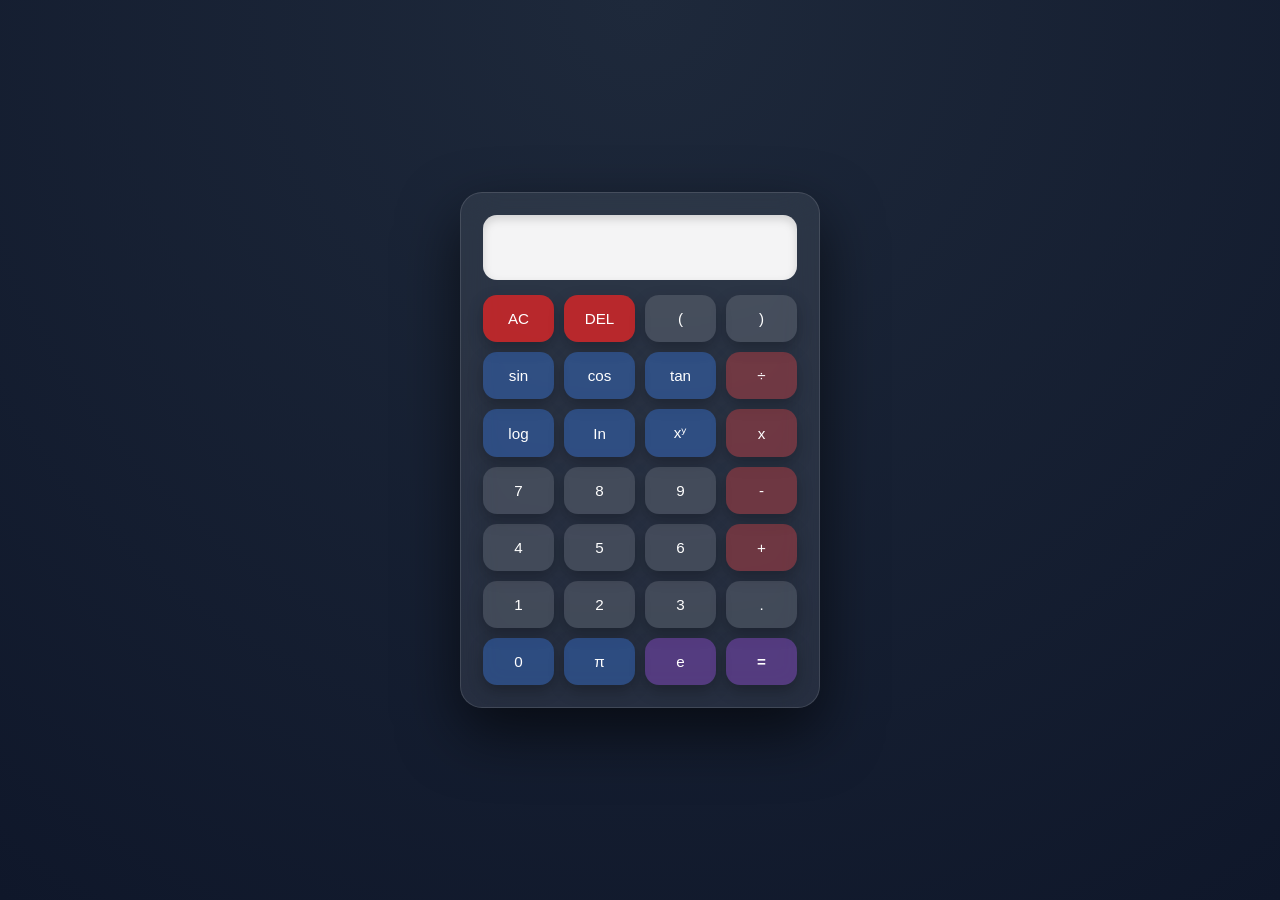
<file: Project/Calculator/index.html>
<!DOCTYPE html>
<html lang="en">

<head>
    <meta charset="UTF-8">
    <meta name="viewport" content="width=device-width, initial-scale=1.0">
    <title>Scientific Calculator</title>
    <link rel="stylesheet" href="style.css" />

</head>

<body>
    <div class="Calculator">
        <input type="text" id="display" readonly />

        <div class="Buttons">
            <button onclick="clearDisplay()">AC</button>
            <button onclick="deleteLast()">DEL</button>
            <button onclick="appendValue('(')">(</button>
            <button onclick="appendValue(')')">)</button>

            <button onclick="appendValue('sin(')">sin</button>
            <button onclick="appendValue('cos(')">cos</button>
            <button onclick="appendValue('tag(')">tan</button>
            <button onclick="appendValue ('/')">÷</button>

            <button onclick="appendValue ('log(')">log</button>
            <button onclick="appendValue('In(')">In</button>
            <button onclick="appendValue('^')">xʸ</button>
            <button onclick="appendValue('*')">x</button>

            <button onclick="appendValue('7')">7</button>
            <button onclick="appendValue('8')">8</button>
            <button onclick="appendValue('9')">9</button>
            <button onclick="appendValue('-')">-</button>

            <button onclick="appendValue('4')">4</button>
            <button onclick="appendValue('5')">5</button>
            <button onclick="appendValue('6')">6</button>
            <button onclick="appendValue('+')">+</button>

            <button onclick="appendValue('1')">1</button>
            <button onclick="appendValue('2')">2</button>
            <button onclick="appendValue('3')">3</button>
            <button onclick="appendValue('.')">.</button>

            <button onclick="appendValue('0')">0</button>
            <button onclick="appendValue('π')">π</button>
            <button onclick="appendValue('e')">e</button>
            <button onclick="calculate()">=</button>
        </div>
    </div>

    
    <script src="script.js"></script>
</body>

</html>
</file>
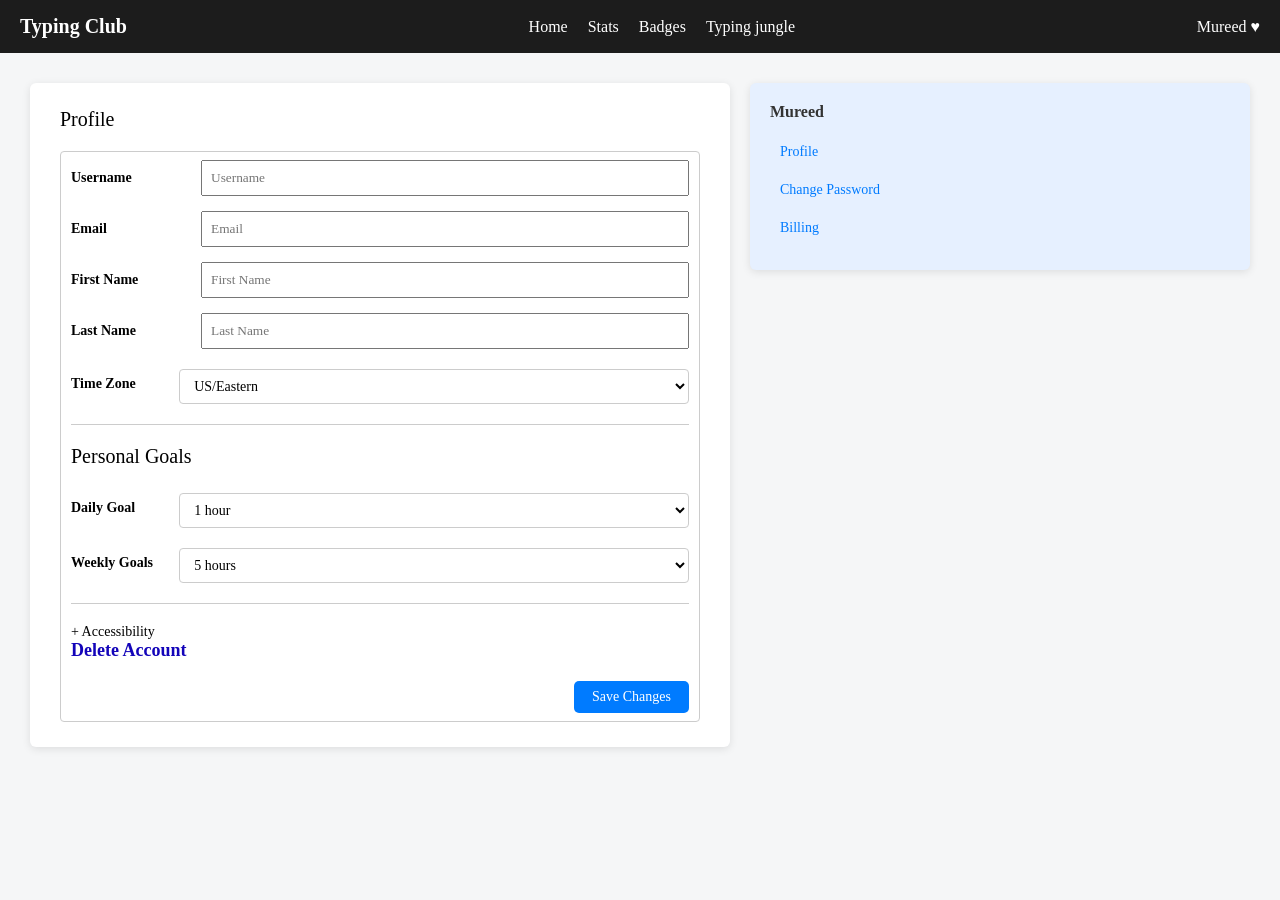
<file: Project/Page club/index.html>
<!DOCTYPE html>
<html lang="en">

<head>
    <meta charset="UTF-8">
    <meta name="viewport" content="width=device-width, initial-scale=1.0">
    <title>Page club</title>
    <link rel="stylesheet" href="style.css">
</head>

<body>
    <!-- Navbar -->
    <nav class="navbar">
        <div class="logo">Typing Club</div>
        <ul class="nav-link">
            <li> <a href="#">Home</a></li>
            <li> <a href="#">Stats</a></li>
            <li> <a href="#">Badges</a></li>
            <li> <a href="#">Typing jungle</a></li>
        </ul>
        <div class="user-menu">Mureed ♥</div>
    </nav>
    <!-- profile Section -->
    <div class="main">
        <div class="container">
            <h2>Profile</h2>
            <form id="profileform">
                <div class="form-group">
                    <label>Username</label>
                    <input type="text" placeholder="Username">
                </div>

                <div class="form-group">
                    <label>Email</label>
                    <input type="email" placeholder="Email">
                </div>

                <div class="form-group">
                    <label>First Name</label>
                    <input type="text" placeholder="First Name">
                </div>

                <div class="form-group">
                    <label>Last Name</label>
                    <input type="text" placeholder="Last Name">
                </div>

                <div class="form-group">
                    <label>Time Zone</label>
                    <select>
                        <option>US/Eastern</option>
                        <option>US/Central</option>
                        <option>Asia</option>
                    </select>
                </div>

                <hr>

                <h2>Personal Goals</h2>
                <div class="form-group">
                    <label>Daily Goal</label>
                    <select>
                        <option>1 hour</option>
                        <option>2 hours</option>
                        <option>3 hours</option>
                    </select>
                </div>

                <div class="form-group">
                    <label>Weekly Goals</label>
                    <select>
                        <option>5 hours</option>
                        <option>10 hours</option>
                        <option>15 hours</option>
                    </select>
                </div>

                <hr>

                <p class="accessibility">+ Accessibility</p>
                <a href="#" class="delete-link">Delete Account</a>
                <div class="form-action">
                    <button type="submit">Save Changes</button>

                </div>
            </form>
        </div>

        <!-- right sidebar -->

        <div class="sidebar">
            <h3>Mureed</h3>
            <a href="#">Profile</a>
            <a href="#">Change Password</a>
            <a href="#">Billing</a>
        </div>
    </div>

    <script src="script.js"></script>
</body>

</html>
</file>
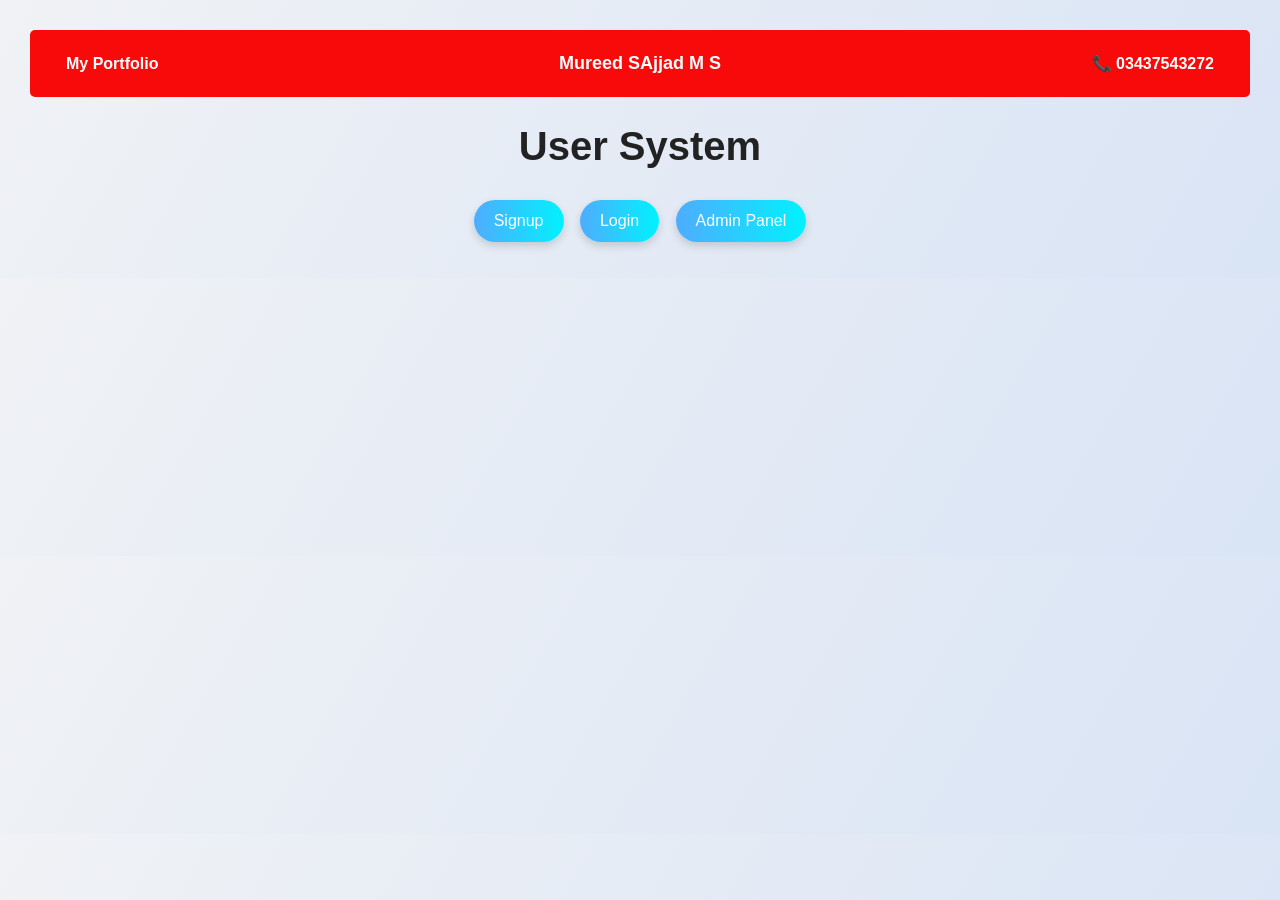
<file: Project/public/index.html>
<!DOCTYPE html>
<html lang="en">
<head>
  <meta charset="UTF-8" />
  <meta name="viewport" content="width=device-width, initial-scale=1.0"/>
  <title>User Login/Signup/Admin</title>

  <style>
    body {
      font-family: 'Segoe UI', sans-serif;
      background: linear-gradient(120deg, #f0f2f5, #d9e4f5);
      margin: 0;
      padding: 30px;
      text-align: center;
    }
  
    h1 {
      font-size: 2.5em;
      margin-bottom: 25px;
      color: #222;
    }
  
    button {
      background: linear-gradient(to right, #4facfe, #00f2fe);
      border: none;
      color: white;
      padding: 12px 20px;
      margin: 6px;
      border-radius: 30px;
      font-size: 16px;
      cursor: pointer;
      transition: all 0.3s ease-in-out;
      box-shadow: 0 4px 8px rgba(0,0,0,0.15);
    }
  
    button:hover {
      transform: scale(1.05);
      background: linear-gradient(to right, #43e97b, #38f9d7);
    }
  
    input {
      padding: 10px;
      margin: 8px;
      border: 1px solid #ccc;
      border-radius: 10px;
      width: 400px;
      font-size: 15px;
      outline: none;
      transition: 0.2s;
    }
  
    input:focus {
      border-color: #4facfe;
      box-shadow: 0 0 8px rgba(79, 172, 254, 0.4);
    }
  
    .section {
      display: none;
      margin: 40px auto;
      padding: 30px;
      width: 95%;
      max-width: 900px;
      background: rgba(255, 255, 255, 0.9);
      border-radius: 20px;
      box-shadow: 0 12px 24px rgba(0, 0, 0, 0.1);
      animation: fadeIn 0.4s ease-in-out;
    }
  
    .visible {
      display: block;
    }
  
    table {
      width: 100%;
      table-layout: auto;
      margin-top: 60px;
      border-collapse: collapse;
      background: white;
      border-radius: 12px;
      overflow: hidden;
      box-shadow: 0 8px 16px rgba(0, 0, 0, 0.1);
    }
  
    table th,
    table td {
      padding: 14px;
      border-bottom: 1px solid #eee;
      text-align: center;
      vertical-align: middle;
    }
  
    table th {
      background-color: #4facfe;
      color: white;
    }
  
    /* Admin Panel Table Input Styling */
    table td input {
      width: auto;
      min-width: 150px;
      max-width: 100%;
      padding: 8px 12px;
      border: 1px solid #ccc;
      border-radius: 8px;
      font-size: 14px;
      box-sizing: border-box;
      overflow: hidden;
      white-space: nowrap;
    }
  
    #userTable th:nth-child(3),
    #userTable td:nth-child(3) {
      width: 30%;
    }
  
    @keyframes fadeIn {
      from {
        opacity: 0;
        transform: translateY(10px);
      }
  
      to {
        opacity: 1;
        transform: translateY(0);
      }
    }
  
    @media (max-width: 768px) {
      input,
      button {
        width: 90%;
        margin: 8px auto;
        display: block;
      }
  
      table {
        font-size: 14px;
      }
    }
  
    .navbar {
      background-color: #9c00fd;
      display: flex;
      justify-content: space-between;
      align-items: center;
      padding: 10px 20px;
      position: relative;
    }
  
    .navbar a {
      color: white;
      text-decoration: none;
      padding: 14px 16px;
      display: inline-block;
    }
  
    .navbar {
      background-color: #f80a0a;
      border-radius: 5px;
    }
  
    .navbar .left {
      display: flex;
      font-weight: bold;
    }
  
    .navbar .right a {
      font-weight: bold;
    }
  
    .navbar .center {
      position: absolute;
      left: 50%;
      transform: translateX(-50%);
      color: white;
      font-size: 18px;
      font-weight: bold;
      padding: 5px 10px;
      border-radius: 4px;
    }
  
    .navbar .center:hover {
      background-color: #575757;
      cursor: pointer;
    }

  /* ... (aapka pehla CSS code yahan rehega) ... */

  .blur {
    filter: blur(4px);
    pointer-events: none;
  }

  </style>
  

</head>
<body>

  <div class="navbar">
    <div class="left">
      <a href="CV/index.html" target="_blank">My Portfolio</a>
    </div> 
    <div class="center">Mureed SAjjad M S</div>

    <div class="right">
      <a href="tel:03437543272">📞 03437543272</a>
    </div>
  </div>

  <h1>User System</h1>

  <!-- Nav -->
  <button onclick="showSection('signup')">Signup</button>
  <button onclick="showSection('login')">Login</button>
  <button onclick="showSection('admin')">Admin Panel</button>

  <!-- Signup Section -->
  <div id="signup" class="section">
    <h2>Signup</h2>
    <input type="text" id="signupName" placeholder="Name" /><br/>
    <input type="email" id="signupEmail" placeholder="Email" /><br/>
    <input type="password" id="signupPassword" placeholder="Password" /><br/>
    <button onclick="signup()">Signup</button>
  </div>

  <!-- Login Section -->
  <div id="login" class="section">
    <h2>Login</h2>
    <input type="email" id="loginEmail" placeholder="Email" /><br/>
    <input type="password" id="loginPassword" placeholder="Password" /><br/>
    <button onclick="login()">Login</button>
  </div>

  <!-- Admin Panel Section -->
  <div id="admin" class="section">
    <h2>Admin Panel</h2>
    <table id="userTable">
      <thead>
        <tr><th>ID</th><th>Name</th><th>Email</th><th>Actions</th></tr>
      </thead>
      <tbody></tbody>
    </table>
  </div>

  <script>
    function showSection(id) {
       if( id === 'admin') {
        const pass = prompt("Enter Admin Passward:");
       if ( pass !== "sajjad") return alert ("Passward success");
       }
      document.querySelectorAll('.section').forEach(div => div.classList.remove('visible'));
      document.getElementById(id).classList.add('visible');
      if (id === 'admin') fetchUsers();
    }

    function signup() {
      const data = {
        name: document.getElementById('signupName').value,
        email: document.getElementById('signupEmail').value,
        password: document.getElementById('signupPassword').value
      };
      fetch('/signup', {
        method: 'POST',
        headers: { 'Content-Type': 'application/json' },
        body: JSON.stringify(data)
      })
      .then(res => res.text())
      .then(alert);
    }

    function login() {

      const data = {
        email: document.getElementById('loginEmail').value,
        password: document.getElementById('loginPassword').value
      };
      fetch('/login', {
        method: 'POST',
        headers: { 'Content-Type': 'application/json' },
        body: JSON.stringify(data)
      })
      .then(res => res.json())
.then(data => {
  console.log('Login response:', data); // ADD THIS
  if (data.success) {
    alert("Login successful");
    window.location.href = "cv/index.html";
    // showSection('admin');
  } else {
    alert("Incorrect email or passward");

  }
});

    }

    function fetchUsers() {
      fetch('/users')
      .then(res => res.json())
      .then(users => {
        const tbody = document.querySelector('#userTable tbody');
        tbody.innerHTML = '';
        users.forEach(user => {
          const row = `
            <tr>
              <td>${user.id}</td>
              <td><input class="blur" value= "${user.name}" id="name-${user.id}"></td>
              <td><input class="blur" value= "${user.email}" id="email-${user.id}"></td>
              <td>
                <input type="password" placeholder="New Password" id="pass-${user.id}"/>
                <button onclick="updateUser(${user.id})">Update</button>
                <button onclick="deleteUser(${user.id})">Delete</button>
                <button onclick="viewUser(${user.id})">View</button>
              </td>
            </tr>`;
          tbody.innerHTML += row;
        });
      });
    }

    function deleteUser(id) {
      fetch(`/users/${id}`, { method: 'DELETE' })
        .then(res => res.text())
        .then(msg => {
          alert(msg);
          fetchUsers();
        });
    }
    function viewUser(id) {
  document.getElementById(`name-${id}`).classList.remove('blur');
  document.getElementById(`email-${id}`).classList.remove('blur');
}


    function updateUser(id) {
      const data = {
        name: document.getElementById(`name-${id}`).value,
        email: document.getElementById(`email-${id}`).value,
        password: document.getElementById(`pass-${id}`).value || ''
      };
      fetch(`/users/${id}`, {
        method: 'PUT',
        headers: { 'Content-Type': 'application/json' },
        body: JSON.stringify(data)
      })
      .then(res => res.text())
      .then(msg => {
        alert(msg);
        fetchUsers();
      });
    }
  </script>
</body>
</html>
</file>
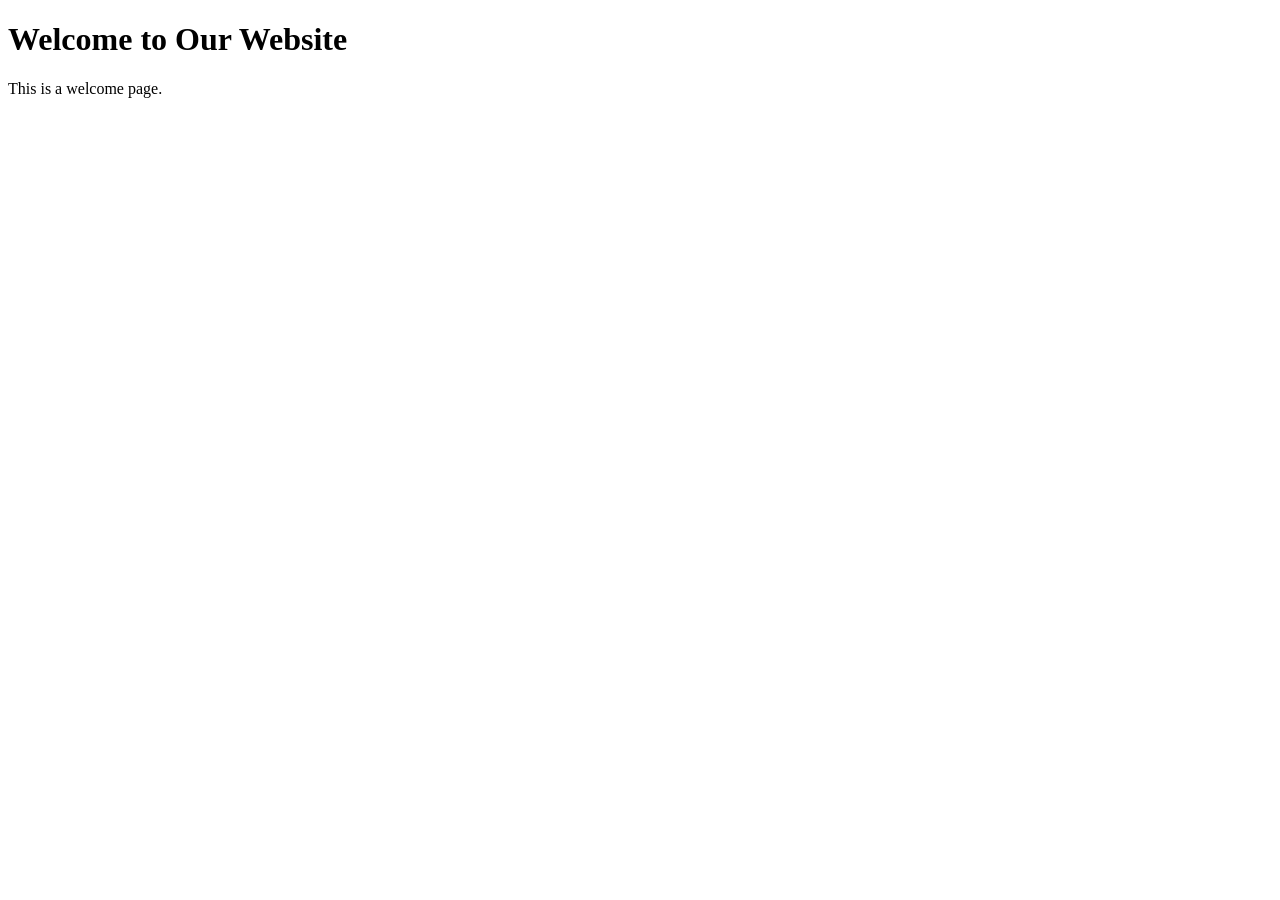
<file: Project/Login and Singup/welcom.html>
<!DOCTYPE html>
<html lang="en">
<head>
    <meta charset="UTF-8">
    <meta name="viewport" content="width=device-width, initial-scale=1.0">
    <title>Document</title>
</head>
<body>
    <h1>Welcome to Our Website</h1>
    <p>This is a welcome page.</p>
</body>
</html>
</file>
<file: Project/Calculator/style.css>
/* ===== RESET ===== */
* {
    margin: 0;
    padding: 0;
    box-sizing: border-box;
}

/* ===== BACKGROUND (MODERN APP STYLE) ===== */
body {
    height: 100vh;
    display: flex;
    justify-content: center;
    align-items: center;

    font-family: "Segoe UI", sans-serif;

    background: radial-gradient(circle at top, #1e293b, #0f172a);
}

/* ===== CALCULATOR CONTAINER (GLASS EFFECT) ===== */
.Calculator {
    width: 360px;
    padding: 22px;
    border-radius: 22px;

    background: rgba(255, 255, 255, 0.08);
    backdrop-filter: blur(18px);

    border: 1px solid rgba(255, 255, 255, 0.12);
    box-shadow: 0 25px 60px rgba(0, 0, 0, 0.6);

    animation: popIn 0.4s ease;
}

/* ===== ENTRY ANIMATION ===== */
@keyframes popIn {
    from {
        transform: scale(0.9);
        opacity: 0;
    }
    to {
        transform: scale(1);
        opacity: 1;
    }
}

/* ===== DISPLAY (MODERN SCREEN) ===== */
#display {
    width: 100%;
    height: 65px;

    border: none;
    border-radius: 14px;

    padding: 10px 15px;
    margin-bottom: 15px;

    font-size: 1.6rem;
    text-align: right;

    background: rgba(255, 255, 255, 0.95);
    color: #0f172a;

    box-shadow: inset 0 4px 10px rgba(0,0,0,0.15);
}

/* ===== GRID BUTTONS ===== */
.Buttons {
    display: grid;
    grid-template-columns: repeat(4, 1fr);
    gap: 10px;
}

/* ===== BASE BUTTON STYLE ===== */
button {
    padding: 15px;
    font-size: 0.95rem;

    border: none;
    border-radius: 14px;

    cursor: pointer;

    color: #fff;
    background: rgba(255, 255, 255, 0.12);

    transition: all 0.2s ease;

    box-shadow: 0 6px 15px rgba(0, 0, 0, 0.25);
}

/* ===== HOVER EFFECT ===== */
button:hover {
    transform: translateY(-2px);
    background: rgba(255, 255, 255, 0.25);
}

/* ===== CLICK EFFECT ===== */
button:active {
    transform: scale(0.95);
}

/* ===== SCIENTIFIC BUTTONS (sin cos tan log etc) ===== */
button:nth-child(5),
button:nth-child(6),
button:nth-child(7),
button:nth-child(9),
button:nth-child(10),
button:nth-child(11),
button:nth-child(25),
button:nth-child(26) {
    background: rgba(59, 130, 246, 0.35);
}

/* ===== OPERATORS (+ - * / ^) ===== */
button:nth-child(8),
button:nth-child(12),
button:nth-child(16),
button:nth-child(20) {
    background: rgba(239, 68, 68, 0.35);
}

/* ===== AC + DEL ===== */
button:nth-child(1),
button:nth-child(2) {
    background: rgba(220, 38, 38, 0.8);
}

/* ===== EQUAL BUTTON ===== */
button:last-child {
    background: linear-gradient(135deg, #22c55e, #16a34a);
    font-weight: bold;
}

/* ===== SPECIAL SYMBOLS (π, e) ===== */
button:nth-child(27),
button:nth-child(28) {
    background: rgba(168, 85, 247, 0.35);
}
</file>
<file: Project/Page club/style.css>
/* Reset  */

* {
    margin: 0;
    padding: 0;
    box-sizing: border-box;
    font-family: 'Times New Roman', Times, serif;
}

body {
    background: #f5f6f7;
}

/* navbar */
.navbar {
    background: #1c1c1c;
    color: white;
    display: flex;
    justify-content: space-between;
    align-items: center;
    padding: 15px 20px;
}

.navbar .logo {
    font-size: 20px;
    font-weight: bold;
}

.navbar .nav-link {
    list-style: none;
    display: flex;
}

.navbar .nav-link li {
    margin: 0 10px;
}

.navbar .nav-link a {
    text-decoration: none;
    color: white;
}

.navbar .user-menu {
    cursor: pointer;
}


/* layout */
.main {
    display: flex;
    justify-content: center;
    gap: 20px;
    margin: 30px;
}

/* Container */

.container {
    width: 100%;
    max-width: 700px;
    background: #fff;
    padding: 25px 30px;
    border-radius: 6px;
    box-shadow: 0 2px 8px rgba(0, 0, 0, 0.1);
}

/* flex: 2;
    background: #ffff;
    padding: 25px 30px;
    border-radius: 8px;
    box-shadow: 0 2px 8px rgba(0, 0, 0, 0.1); */


.container h2 {
    margin-bottom: 20px;
    font-size: 20px;
    font-weight: normal;
}

/* from  */

.form-group {
    margin-bottom: 15px;
    display: flex;
    align-items: center;
}

.form-group label {
    width: 120px;
    margin-right: 10px;
    font-weight: bold;
}

.form-group input {
    flex: 1;
    padding: 8px;
}

form, select {
    width: 100%;
    padding: 8px 10px;
    margin-top: 5px;
    border-radius: 4px;
    border: 1px solid #ccc;
    font-size: 14px;
    outline: none;
    background: #fff;
}

hr {
    margin: 20px 0;
    border: 0;
    border-top: 1px solid #ccc;
}

h3 {
    color: var(--h3-color) font-size: 16px;
    margin-bottom: 10px;
    font-weight: 600;
    color: #333;
}



.accessibility:hover {
    color: #1304b9;
    font-weight: bold;
}

.delete-link {
    display: block;
    margin-bottom: 20px;
    font-size: 18px;
    /* text bara ho jayega */
    font-weight: bold;
    /* mota likha hoga */
    color: #1304b9;
    /* red shade (danger link jaisa) */
    text-decoration: none;
}

.delete-link:hover {
    text-decoration: underline;
    color: #c9302c;
    /* hover pe thoda dark red */
}

.form-action {
    text-align: right;
}


button {
    /* margin-top: 20px; */
    padding: 8px 18px;
    background: #007bff;
    border: none;
    color: white;
    border-radius: 5px;
    font-size: 14px;
    cursor: pointer;
}

button :hover {
    background: #0056b3;
}

/* sidebar */
.sidebar {
    flex: 1;
    background: #fff;
    padding: 20px;
    border-radius: 6px;
    box-shadow: 0 2px 8px rgba(0, 0, 0, 0.1);
    height: fit-content;
}

.sidebar h3 {
    margin-bottom: 15px;
    font-size: 16px;
    font-weight: bold;
}

.sidebar a {
    display: block;
    padding: 8px 10px;
    margin-bottom: 6px;
    border-radius: 4px;
    text-decoration: none;
    color: #007bff;
    font-size: 14px;
}

.sidebar a.active {
    background: #5a9bd8;
    color: white;
}

.sidebar {
    background: #e6f0ff;
}
</file>
